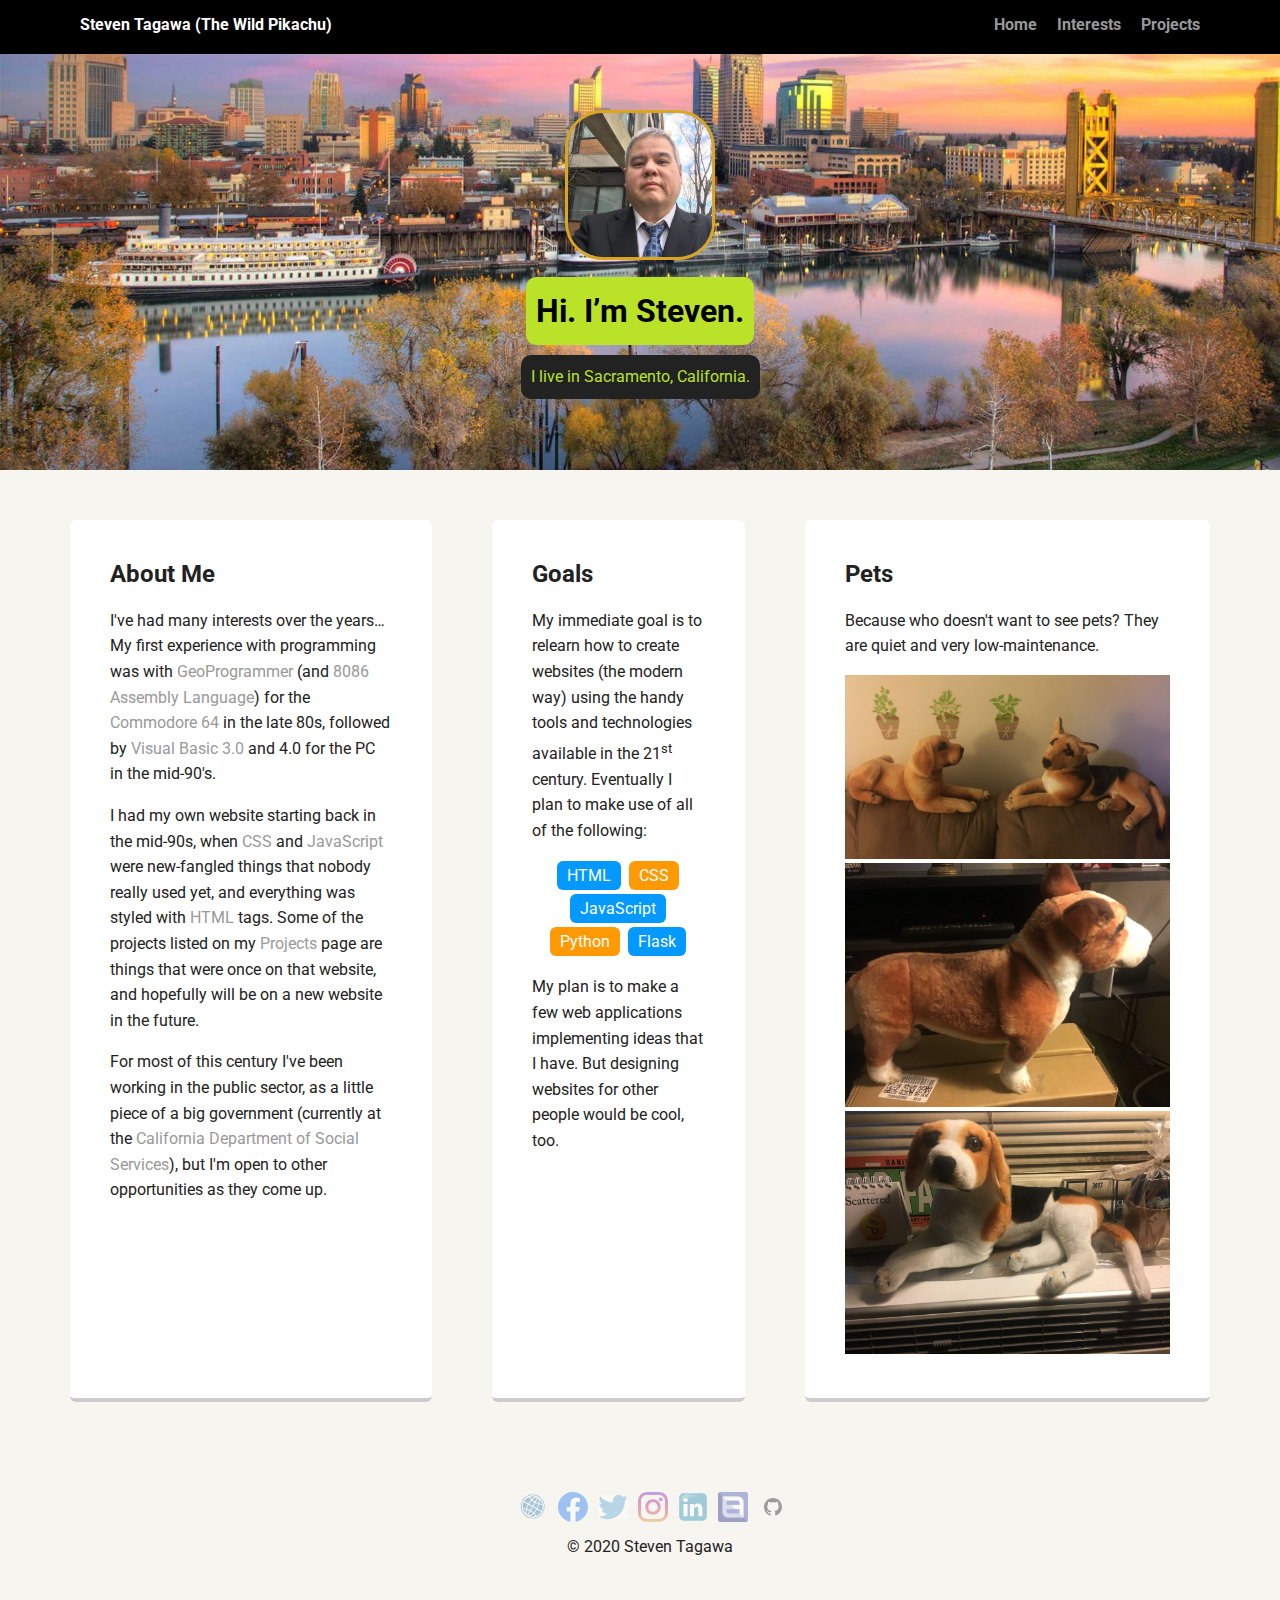
<file: index.html>
<!doctype html>
<html lang="en">
  <head>
    <meta charset="utf-8">
    <title>Steven Tagawa's Profile</title>
    <meta name="viewport" content="width=device-width, initial-scale=1.0">
    <link rel="stylesheet" href="styles.css">
    <link href="https://fonts.googleapis.com/css?family=Muli%7CRoboto:400,300,500,700,900" rel="stylesheet">
  </head>

  <body>
    <nav class="main-nav">
      <ul class="nav">
        <li class="name">Steven Tagawa (The Wild Pikachu)</li>
        <li><a href="index.html">Home</a></li>
        <li><a href="interests.html">Interests</a></li>
        <li><a href="projects.html">Projects</a></li>
      </ul>
    </nav>

    <header class="index">
      <img src="images/me.jpg" alt="Photo of Steven Tagawa" class="profile-image">
      <h1 class="tag">Hi. I’m Steven.</h1>
      <p class="tag location">I live in Sacramento, California.</p>
    </header>

    <main class="flex">
      <article class="card">
        <h2>About Me</h2>
        <p>I've had many interests over the years…  My first experience with programming was with <a href="https://www.lyonlabs.org/commodore/onrequest/geos/geoSpecific/RandyW/antigrav/geoprogrammer.html">GeoProgrammer</a> (and <a href="https://ece425web.groups.et.byu.net/stable/labs/8086Assembly.html">8086 Assembly Language</a>) for the <a href="https://en.wikipedia.org/wiki/Commodore_64">Commodore 64</a> in the late 80s, followed by <a href="https://winworldpc.com/product/microsoft-visual-bas/30">Visual Basic 3.0</a> and 4.0 for the PC in the mid-90's.</p>
        <p>I had my own website starting back in the mid-90s, when <a href="https://www.w3.org/Style/CSS20/">CSS</a> and <a href="https://www.javascript.com/">JavaScript</a> were new-fangled things that nobody really used yet, and everything was styled with <a href="http://www.blooberry.com/indexdot/history/html20.htm">HTML</a> tags.  Some of the projects listed on my <a href="projects.html">Projects</a> page are things that were once on that website, and hopefully will be on a new website in the future.</p>
        <p>For most of this century I've been working in the public sector, as a little piece of a big government (currently at the <a href="https://www.cdss.ca.gov/">California Department of Social Services</a>), but I'm open to other opportunities as they come up.</p>
      </article>
      <article class="card">
        <h2>Goals</h2>
        <p>My immediate goal is to relearn how to create websites (the modern way) using the handy tools and technologies available in the 21<sup>st</sup> century.  Eventually I plan to make use of all of the following:</p>
        <ul class="button-list">
          <li>HTML</li>
          <li>CSS</li>
          <li>JavaScript</li>
          <li>Python</li>
          <li>Flask</li>
        </ul>
        <p>My plan is to make a few web applications implementing ideas that I have.  But designing websites for other people would be cool, too.</p>
      </article> 
      <article class="card">
        <h2>Pets</h2>
        <p>Because who doesn't want to see pets?  They are quiet and very low-maintenance.</p>
        <img src="images/image1.jpg" alt="dog">
        <img src="images/image2.jpg" alt="dog">
        <img src="images/image3.jpg" alt="dog">
      </article>
    </main>

    <footer>
      <ul>
        <li><a href="http://www.wildpikachu.com" class="social www" target="_blank">Website</a></li>
        <li><a href="https://www.facebook.com/steven.tagawa.7" class="social facebook" target="_blank">Facebook</a></li>
        <li><a href="https://twitter.com/wildpikachu" class="social twitter" target="_blank">Twitter</a></li>
        <li><a href="https://www.instagram.com/steventagawa/" class="social instagram" target="_blank">Instagram</a></li>
        <li><a href="https://www.linkedin.com/in/steven-tagawa-47742571/" class="social linkedin" target="_blank">LinkedIn</a></li>
        <li><a href="https://www.fanfiction.net/u/73108/Wild-Pikachu" class="social fanfiction" target="_blank">FanFiction.net</a></li>
        <li><a href="https://github.com/StevenTagawa" class="social github" target="_blank">Github</a></li>
      </ul>
      <p class="copyright">&#169; 2020 Steven Tagawa</p>
    </footer>
  </body>
</html>
</file>
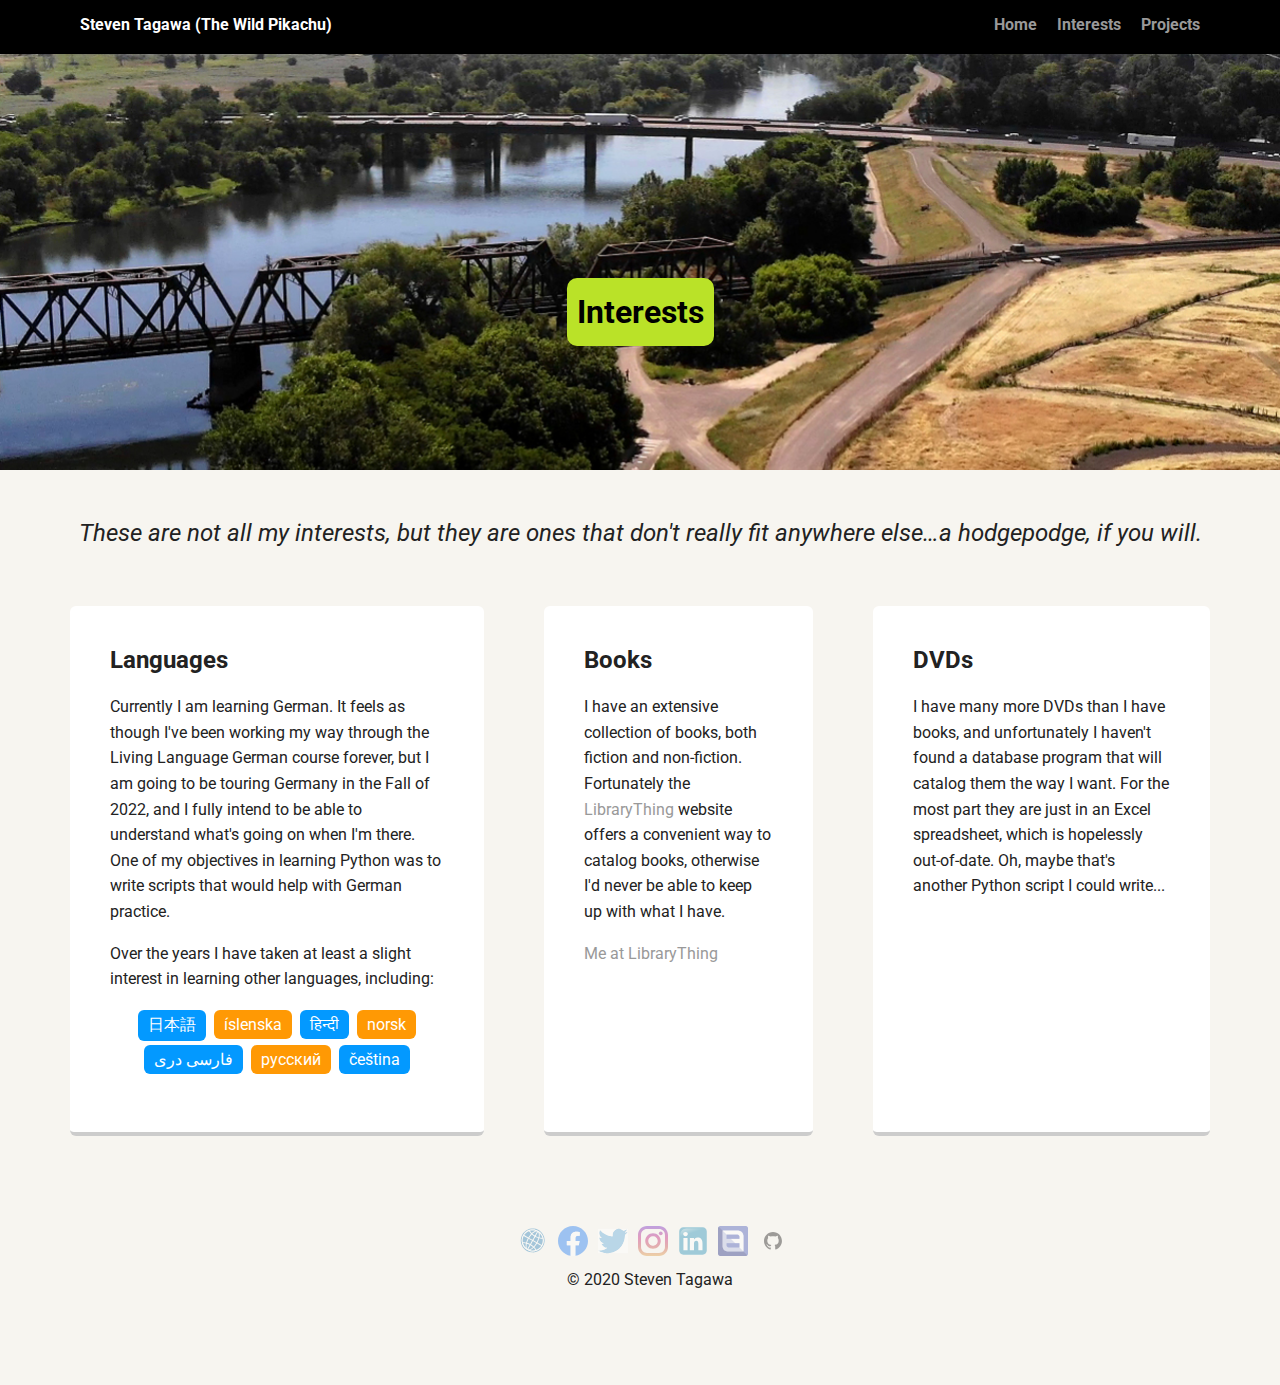
<file: interests.html>
<!doctype html>
<html lang="en">
  <head>
    <meta charset="utf-8">
    <title>Steven Tagawa's Profile</title>
    <meta name="viewport" content="width=device-width, initial-scale=1.0">
    <link rel="stylesheet" href="styles.css">
    <link href="https://fonts.googleapis.com/css?family=Muli%7CRoboto:400,300,500,700,900" rel="stylesheet">
  </head>

  <body>
    <nav class="main-nav">
      <ul class="nav">
        <li class="name">Steven Tagawa (The Wild Pikachu)</li>
        <li><a href="index.html">Home</a></li>
        <li><a href="interests.html">Interests</a></li>
        <li><a href="projects.html">Projects</a></li>
      </ul>
    </nav>

    <header class="interests">
      <h1 class="tag title">Interests</h1>
    </header>

    <main>
      <p class="head-text">These are not all my interests, but they are ones that don't really fit anywhere else…a hodgepodge, if you will.</p>
      <div class="flex">
        <article class="card">
          <h2>Languages</h2>
          <p>Currently I am learning German.  It feels as though I've been working my way through the Living Language German course forever, but I am going to be touring Germany in the Fall of 2022, and I fully intend to be able to understand what's going on when I'm there.  One of my objectives in learning Python was to write scripts that would help with German practice.</p>
          <p>Over the years I have taken at least a slight interest in learning other languages, including:</p>
          <ul class="button-list">
            <li><a href="https://en.wikipedia.org/wiki/Japanese_language" class="button">日本語</a></li>
            <li><a href="https://en.wikipedia.org/wiki/Icelandic_language" class="button">íslenska</a></li>
            <li><a href="https://en.wikipedia.org/wiki/Hindi" class="button">हिन्दी</a></li>
            <li><a href="https://en.wikipedia.org/wiki/Norwegian_language" class="button">norsk</a></li>
            <li><a href="https://en.wikipedia.org/wiki/Dari" class="button">فارسی دری</a></li>
            <li><a href="https://en.wikipedia.org/wiki/Russian_language" class="button">русский</a></li>
            <li><a href="https://en.wikipedia.org/wiki/Czech_language" class="button">čeština</a></li>
          </ul>
        </article> 
        <article class="card">
          <h2>Books</h2>
          <p>I have an extensive collection of books, both fiction and non-fiction.  Fortunately the <a href="https://www.librarything.com/#">LibraryThing</a> website offers a convenient way to catalog books, otherwise I'd never be able to keep up with what I have.</p>
          <p><a href="https://www.librarything.com/profile/WildPikachu">Me at LibraryThing</a></p>
        </article> 
        <article class="card">
          <h2>DVDs</h2>
          <p>I have many more DVDs than I have books, and unfortunately I haven't found a database program that will catalog them the way I want.  For the most part they are just in an Excel spreadsheet, which is hopelessly out-of-date.  Oh, maybe that's another Python script I could write...</p>
        </article>
      </div>
    </main>

    <footer>
      <ul>
        <li><a href="http://www.wildpikachu.com" class="social www" target="_blank">Website</a></li>
        <li><a href="https://www.facebook.com/steven.tagawa.7" class="social facebook" target="_blank">Facebook</a></li>
        <li><a href="https://twitter.com/wildpikachu" class="social twitter" target="_blank">Twitter</a></li>
        <li><a href="https://www.instagram.com/steventagawa/" class="social instagram" target="_blank">Instagram</a></li>
        <li><a href="https://www.linkedin.com/in/steven-tagawa-47742571/" class="social linkedin" target="_blank">LinkedIn</a></li>
        <li><a href="https://www.fanfiction.net/u/73108/Wild-Pikachu" class="social fanfiction" target="_blank">FanFiction.net</a></li>
        <li><a href="https://github.com/StevenTagawa" class="social github" target="_blank">Github</a></li>
      </ul>
      <p class="copyright">&#169; 2020 Steven Tagawa</p>
    </footer>
  </body>
</html>
</file>
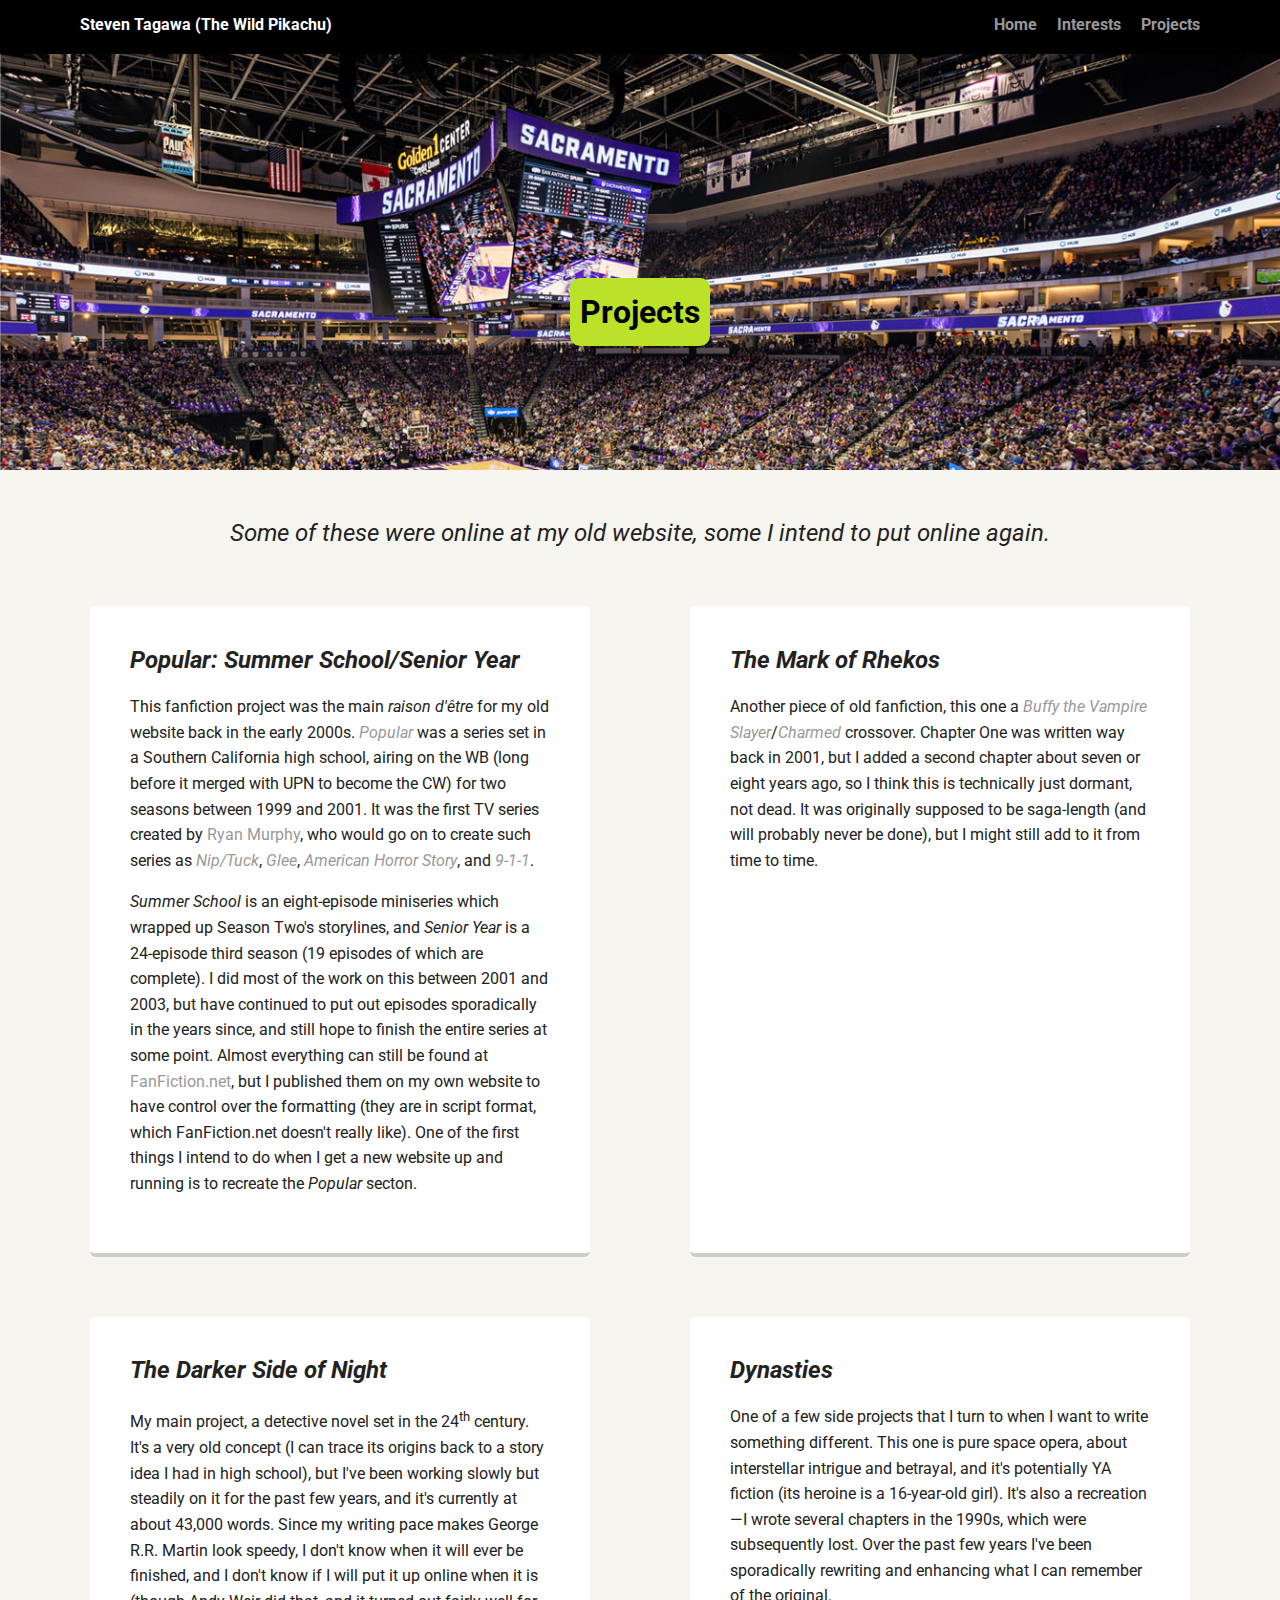
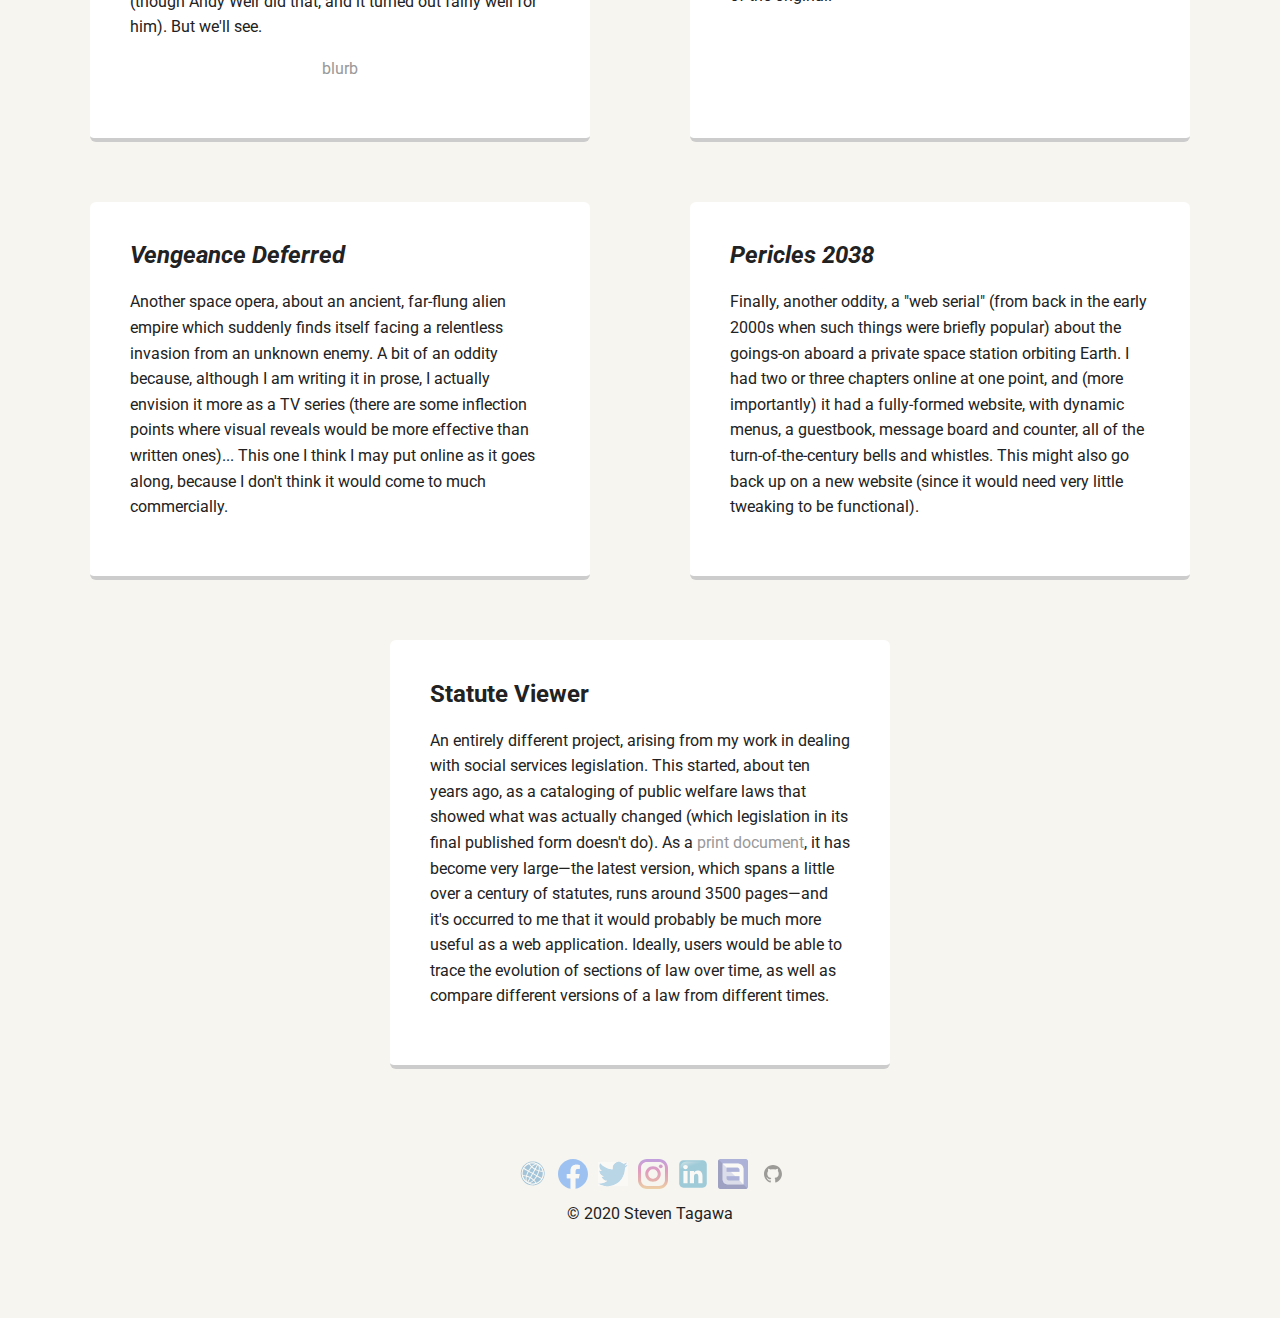
<file: projects.html>
<!doctype html>
<html lang="en">
  <head>
    <meta charset="utf-8">
    <title>Steven Tagawa's Profile</title>
    <meta name="viewport" content="width=device-width, initial-scale=1.0">
    <link rel="stylesheet" href="styles.css">
    <link href="https://fonts.googleapis.com/css?family=Muli%7CRoboto:400,300,500,700,900" rel="stylesheet">
  </head>

  <body>
    <nav class="main-nav">
      <ul class="nav">
        <li class="name">Steven Tagawa (The Wild Pikachu)</li>
        <li><a href="index.html">Home</a></li>
        <li><a href="interests.html">Interests</a></li>
        <li><a href="projects.html">Projects</a></li>
      </ul>
    </nav>

    <header class="projects">
      <h1 class="tag title">Projects</h1>
    </header>

    <main>
      <p class="head-text">Some of these were online at my old website, some I intend to put online again.</p>
      <div class="flex vertical">
        <article class="card">
          <h2><cite>Popular:  Summer School/Senior Year</cite></h2>
          <p>This fanfiction project was the main <i>raison d'être</i> for my old website back in the early 2000s.  <a href="https://www.imdb.com/title/tt0202748/"><cite>Popular</cite></a> was a series set in a Southern California high school, airing on the WB (long before it merged with UPN to become the CW) for two seasons between 1999 and 2001.  It was the first TV series created by <a href="https://www.imdb.com/name/nm0614682/">Ryan Murphy</a>, who would go on to create such series as <a href="https://en.wikipedia.org/wiki/Nip/Tuck"><cite>Nip/Tuck</cite></a>, <a href="https://en.wikipedia.org/wiki/Glee_(TV_series)"><cite>Glee</cite></a>, <a href="https://en.wikipedia.org/wiki/American_Horror_Story"><cite>American Horror Story</cite></a>, and <a href="https://en.wikipedia.org/wiki/9-1-1_(TV_series)"><cite>9-1-1</cite></a>.</p>
          <p><cite>Summer School</cite> is an eight-episode miniseries which wrapped up Season Two's storylines, and <cite>Senior Year</cite> is a 24-episode third season (19 episodes of which are complete).  I did most of the work on this between 2001 and 2003, but have continued to put out episodes sporadically in the years since, and still hope to finish the entire series at some point.  Almost everything can still be found at <a href="https://www.fanfiction.net/u/73108/Wild-Pikachu">FanFiction.net</a>, but I published them on my own website to have control over the formatting (they are in script format, which FanFiction.net doesn't really like).  One of the first things I intend to do when I get a new website up and running is to recreate the <cite>Popular</cite> secton.</p>
        </article>
        <article class="card">
          <h2><cite>The Mark of Rhekos</cite></h2>
          <p>Another piece of old fanfiction, this one a <a href="https://en.wikipedia.org/wiki/Buffy_the_Vampire_Slayer"><cite>Buffy the Vampire Slayer</cite></a>/<a href="https://en.wikipedia.org/wiki/Charmed"><cite>Charmed</cite></a> crossover.  Chapter One was written way back in 2001, but I added a second chapter about seven or eight years ago, so I think this is technically just dormant, not dead.  It was originally supposed to be saga-length (and will probably never be done), but I might still add to it from time to time.</p>
        </article>
        <article class="card">
          <h2><cite>The Darker Side of Night</cite></h2>
          <p>My main project, a detective novel set in the 24<sup>th</sup> century.  It's a very old concept (I can trace its origins back to a story idea I had in high school), but I've been working slowly but steadily on it for the past few years, and it's currently at about 43,000 words.  Since my writing pace makes George R.R. Martin look speedy, I don't know when it will ever be finished, and I don't know if I will put it up online when it is (though Andy Weir did that, and it turned out fairly well for him).  But we'll see.</p>
          <p class="cen"><a href="DSON_blurb.pdf">blurb</a></p>
        </article>
        <article class="card">
          <h2><cite>Dynasties</cite></h2>
          <p>One of a few side projects that I turn to when I want to write something different.  This one is pure space opera, about interstellar intrigue and betrayal, and it's potentially YA fiction (its heroine is a 16-year-old girl).  It's also a recreation&mdash;I wrote several chapters in the 1990s, which were subsequently lost.  Over the past few years I've been sporadically rewriting and enhancing what I can remember of the original.</p>
        </article>
        <article class="card">
          <h2><cite>Vengeance Deferred</cite></h2>
          <p>Another space opera, about an ancient, far-flung alien empire which suddenly finds itself facing a relentless invasion from an unknown enemy.  A bit of an oddity because, although I am writing it in prose, I actually envision it more as a TV series (there are some inflection points where visual reveals would be more effective than written ones)...  This one I think I may put online as it goes along, because I don't think it would come to much commercially.</p>
        </article>
        <article class="card">
          <h2><cite>Pericles 2038</cite></h2>
          <p>Finally, another oddity, a "web serial" (from back in the early 2000s when such things were briefly popular) about the goings-on aboard a private space station orbiting Earth.  I had two or three chapters online at one point, and (more importantly) it had a fully-formed website, with dynamic menus, a guestbook, message board and counter, all of the turn-of-the-century bells and whistles.  This might also go back up on a new website (since it would need very little tweaking to be functional).</p>
        </article>
        <article class="card">
          <h2>Statute Viewer</h2>
          <p>An entirely different project, arising from my work in dealing with social services legislation.  This started, about ten years ago, as a cataloging of public welfare laws that showed what was actually changed (which legislation in its final published form doesn't do).  As a <a href="Statutes_page.pdf">print document</a>, it has become very large&mdash;the latest version, which spans a little over a century of statutes, runs around 3500 pages&mdash;and it's occurred to me that it would probably be much more useful as a web application.  Ideally, users would be able to trace the evolution of sections of law over time, as well as compare different versions of a law from different times.</p>
        </article>
      </div>
    </main>

    <footer>
      <ul>
        <li><a href="http://www.wildpikachu.com" class="social www" target="_blank">Website</a></li>
        <li><a href="https://www.facebook.com/steven.tagawa.7" class="social facebook" target="_blank">Facebook</a></li>
        <li><a href="https://twitter.com/wildpikachu" class="social twitter" target="_blank">Twitter</a></li>
        <li><a href="https://www.instagram.com/steventagawa/" class="social instagram" target="_blank">Instagram</a></li>
        <li><a href="https://www.linkedin.com/in/steven-tagawa-47742571/" class="social linkedin" target="_blank">LinkedIn</a></li>
        <li><a href="https://www.fanfiction.net/u/73108/Wild-Pikachu" class="social fanfiction" target="_blank">FanFiction.net</a></li>
        <li><a href="https://github.com/StevenTagawa" class="social github" target="_blank">Github</a></li>
      </ul>
      <p class="copyright">&#169; 2020 Steven Tagawa</p>
    </footer>
  </body>
</html>
</file>
<file: styles.css>
/* Global Layout Set-up */
* { 
  box-sizing: border-box;
}
  
body {
  margin: 0;
  padding: 0;
  text-align: center;
  font-family: 'Roboto', sans-serif;
  color: #222;
  background: #f7f5f0;
}
/* Link Styles */

a {
  text-decoration: none;
  color: #999;
}
a.button {
  color: white;
}
a:hover {
  color: #6633ff;
}

/* Section Styles */

.main-nav {
  width: 100%;
  background: black;
  min-height: 30px;
  padding: 10px;
  position: fixed;
  text-align: center;
}
.nav {
  display: flex;
  justify-content: space-around;
  font-weight: 700;
  list-style-type: none;
  margin: 0 auto;
  padding: 0;
}

.nav .name {
    display: block;
    margin-right: auto;
    color: white;
}
.nav li {
  padding: 5px 10px 10px 10px;
}
.nav a {
  transition: all .5s;
}
.nav a:hover {
  color: white
}

header {
  text-align: center;
  padding-top: 60px;
  line-height: 1.5;
}
.index {
  background: url('images/sacramento2.jpg') no-repeat top center ;
  background-size: cover;
  overflow: hidden;
}
.interests {
  background: url('images/americanriver.jpg') no-repeat top center ;
  background-size: cover;
  overflow: hidden;
}
.projects {
  background: url('images/golden1center.jpg') no-repeat top center ;
  background-size: cover;
  overflow: hidden;
}
header .profile-image {
  margin-top: 50px;
  width: 150px;
  height: 150px;
  border-radius: 25%;
  border: 3px solid goldenrod;
  transition: all .5s;
}
header .profile-image:hover {
  transform: scale(0.1) translate(-25%, -75%);
}
.tag {
  background-color: #bae228;
  color: black;
  padding: 10px;
  border-radius: 10px;
  display: table;
  margin: 10px auto;
} 
.location {
  background-color: #222;
  color: #bae228;
}
.title {
  margin-top: 218px;
  transition: all .5s;
}
.card {
  margin: 30px;
  padding: 20px 40px 40px;
  max-width: 500px;
  text-align: left;
  background: #fff;
  border-bottom: 4px solid #ccc;
  border-radius: 6px;
  transition: all .5s;
}
.card:hover {
  border-color: #ff99ff;
}

.cen {
  text-align: center;
}

img {
  max-width: 325px;
  height: auto;
}

ul.button-list {
  padding: 0;
  text-align: center;
}

.button-list li {
  border-radius: 6px;
  display: inline-block;
  background: #ff9904;
  color: white;
  padding: 5px 10px;
  margin: 2px;
}

.button-list li:nth-child(odd) {
  background: #0399ff;
}

footer {
  width: 100%;
  min-height: 30px;
  padding: 20px 0 40px 20px;
}

footer .copyright {
  top: -8px;
  font-size: .75em;
}

footer ul {
  list-style-type: none;
  margin: 0;
  padding: 0;
}

footer ul li {
  display: inline-block;
}

a.social {
  display: inline-block;
  text-indent: -9999px;
  margin-left: 5px;
  width: 30px;
  height: 30px;
  background-size: 30px 30px;
  opacity: .4;
  transition: all .5s;
}
a.www {
  background-image: url(images/www.svg);
}
a.facebook {
  background-image: url(images/Facebook_f_logo__2019_.svg);
}
a.twitter {
  background-image: url(images/twitter-logo-svg-vector.svg);
}
a.instagram {
  background-image: url(images/029-instagram.svg);
}
a.linkedin {
  background-image: url(images/Linkedin_icon.svg);
}
a.fanfiction {
  background-image: url(images/WXbuqyjo_400x400.jpg);
}
a.github {
  background-image: url(images/Ei-sc-github.svg);
}
a.social:hover {
  opacity: 1;
}
.clearfix {
  clear: both;
}

/* Styles for larger screens */
@media screen and (min-width: 720px) {
  
  .flex {
      display: -ms-flexbox;      /* TWEENER - IE 10 */
      display: flex; 
      max-width: 1200px;
      -ms-flex-pack: distribute;
      justify-content: space-around;
      margin: 0 auto;
  }

  .vertical {
/*    flex-direction: column; */
    flex-wrap: wrap;
  }

  header {
    min-height: 470px;
  }

  .nav {
    max-width: 1200px;
    padding: 0 30px;
  }


  main {
    padding-top: 20px;
  }

  main p {
    line-height: 1.6em;
  }

  .head-text {
    font-size: x-large;
    font-style: oblique;
  }

  footer {
    font-size: 1.3em;
    max-width: 1200px;
    margin: 40px auto;
  }

}
</file>
